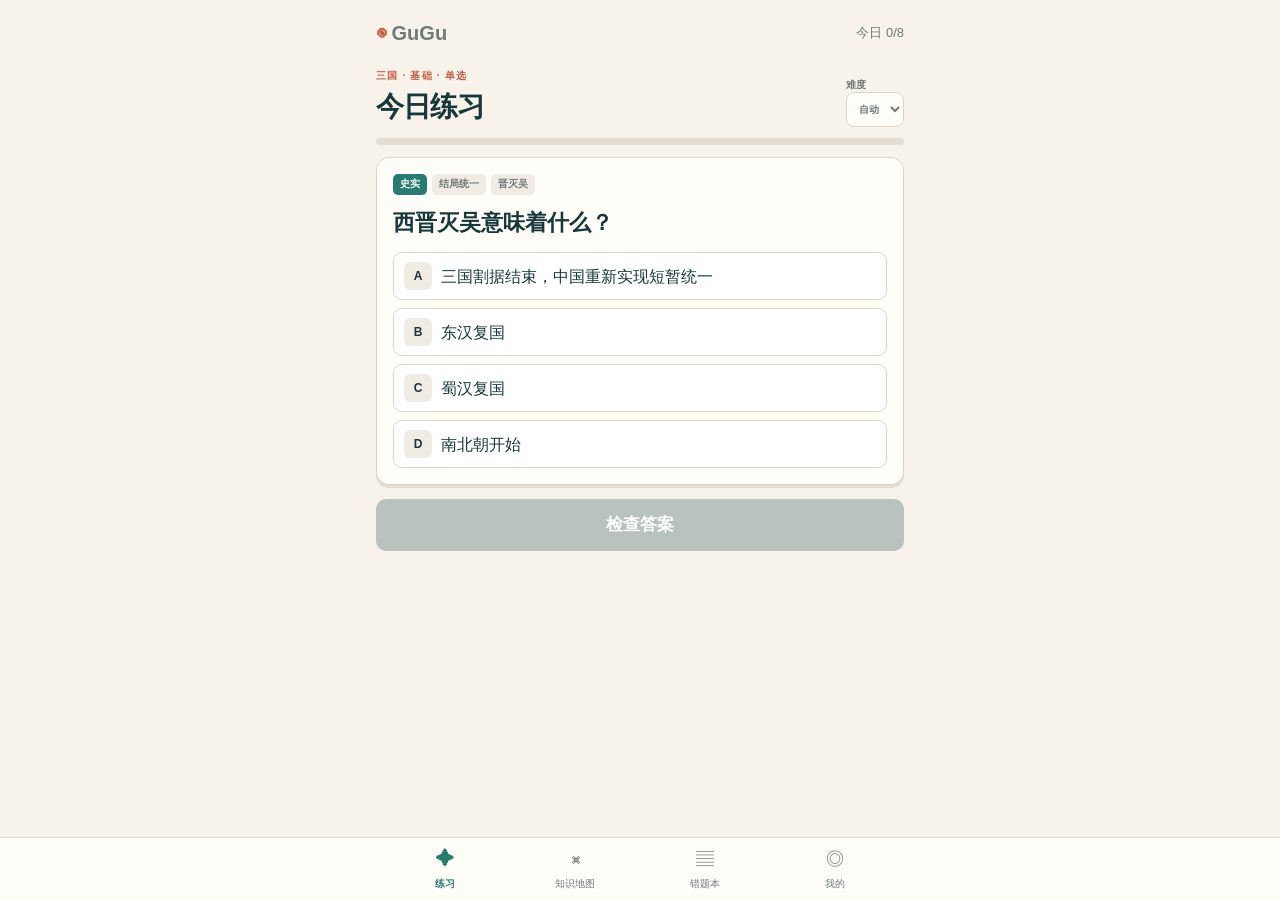
<file: index.html>
<!doctype html><html lang="zh-CN"><head><meta charset="utf-8"><meta name="viewport" content="width=device-width,initial-scale=1,viewport-fit=cover"><meta name="theme-color" content="#f8f3ea"><title>GuGu</title><link rel="stylesheet" href="style.css?v=2.1.1"></head><body><main><header><div class="brand"><span>◉</span> GuGu</div><div id="daily-count">今日 0/8</div></header><section id="practice" class="page on"><div class="practice-top"><div><p class="eyebrow" id="question-meta">三国 · 基础</p><h1>今日练习</h1></div><label class="difficulty">难度<select id="difficulty"><option>自动</option><option>基础</option><option>进阶</option><option>思考</option></select></label></div><div class="progress"><i id="progress-bar"></i></div><article id="question-card"></article><button id="primary-action" class="primary" disabled>检查答案</button></section><section id="map" class="page"><p class="eyebrow">KNOWLEDGE MAP</p><h1>知识地图</h1><div id="map-content"></div></section><section id="mistakes" class="page"><p class="eyebrow">REVIEW</p><h1>错题本</h1><div id="mistake-content"></div></section><section id="me" class="page"><p class="eyebrow">FRAMEWORK</p><h1>我的知识框架</h1><div id="mind-content"></div></section></main><nav><button class="nav on" data-page="practice"><span>✦</span>练习</button><button class="nav" data-page="map"><span>⌘</span>知识地图</button><button class="nav" data-page="mistakes"><span>▤</span>错题本</button><button class="nav" data-page="me"><span>◎</span>我的</button></nav><div id="sheet" class="sheet-wrap" hidden><button class="sheet-mask" aria-label="关闭"></button><section class="sheet-panel"><button class="sheet-close">×</button><div id="sheet-body"></div></section></div><script src="questions.js?v=2.1.1"></script><script src="app.js?v=2.1.1"></script></body></html>
</file>
<file: style.css>
:root{--ink:#17383b;--green:#287c6f;--green2:#1c655a;--red:#c65c43;--cream:#f8f3ea;--paper:#fffdf8;--line:#dfd5c6;--muted:#6e7b79;--h:100dvh}*{box-sizing:border-box}html,body{margin:0;background:var(--cream);color:var(--ink);font-family:-apple-system,BlinkMacSystemFont,"PingFang SC",sans-serif;line-height:1.45}body.locked{overflow:hidden}button,select,textarea{font:inherit;color:inherit}main{width:min(100%,560px);min-height:var(--h);margin:auto;padding:12px 16px calc(88px + env(safe-area-inset-bottom))}header{height:42px;display:flex;align-items:center;justify-content:space-between;color:var(--muted);font-size:13px}.brand{font-size:20px;font-weight:900}.brand span,.eyebrow{color:var(--red)}.page{display:none}.page.on{display:block}.eyebrow{margin:15px 0 3px;font-size:10px;font-weight:900;letter-spacing:.12em}h1{margin:0;font-size:28px;letter-spacing:-.04em}h2{margin:13px 0 15px;font-size:22px;line-height:1.35}.practice-top{display:flex;align-items:end;justify-content:space-between;margin-bottom:11px}.difficulty{display:grid;font-size:10px;font-weight:800;color:var(--muted)}select{height:35px;border:1px solid var(--line);border-radius:8px;background:var(--paper);padding:0 8px}.progress{height:7px;background:#e5ddd2;border-radius:8px;overflow:hidden;margin-bottom:12px}.progress i{display:block;height:100%;background:var(--green)}#question-card{background:var(--paper);border:1px solid var(--line);border-radius:13px;padding:16px;box-shadow:0 3px 0 #e6dccd}.tags{display:flex;gap:5px;flex-wrap:wrap}.tags span{padding:3px 7px;background:#f0ebe3;border-radius:5px;color:var(--muted);font-size:10px;font-weight:800}.tags .source{background:var(--green);color:white}.tags .romance{background:var(--red)}.tags .later_idiom{background:#80658f}.choices{display:grid;gap:8px}.choice{min-height:48px;border:1.5px solid var(--line);border-radius:9px;background:#fff;padding:8px 10px;display:flex;align-items:center;gap:9px;text-align:left}.choice b{width:28px;height:28px;border-radius:6px;background:#f0ebe3;display:grid;place-items:center;font-size:12px}.choice.selected{border-color:var(--green);background:#eaf4ef}.choice.selected b{background:var(--green);color:white}.hint{font-size:11px;color:var(--muted);margin:0 0 7px}textarea{width:100%;min-height:104px;border:1.5px solid var(--line);border-radius:9px;padding:12px;background:#fff;font-size:16px;outline:none}textarea:focus{border-color:var(--green);box-shadow:0 0 0 3px #287c6f1a}.order-answer{min-height:50px;padding:10px;border:1px dashed var(--green);border-radius:8px;background:#edf6f1;font-size:12px}.order-pool{display:flex;flex-wrap:wrap;gap:7px;margin-top:9px}.order-item{border:1px solid var(--line);background:white;border-radius:7px;padding:8px;font-size:12px}.order-item:disabled{opacity:.35}.text-button{border:0;background:none;color:var(--green);padding:8px 0;font-size:11px;font-weight:800}.primary{width:100%;min-height:52px;border:0;border-radius:10px;background:var(--green);box-shadow:0 4px 0 var(--green2);color:white;font-size:17px;font-weight:900;margin:14px 0}.primary:disabled{background:#b8c3c0;box-shadow:none}.result{margin-top:13px;padding:12px;border-radius:8px;font-size:12px}.right{background:#e3f2eb}.wrong{background:#fae9e3}.result strong{font-size:15px}.result p{margin:7px 0}.connection{color:var(--green);font-weight:750;font-size:10px}.complete{text-align:center}.owl{width:52px;height:52px;border-radius:50%;background:var(--red);color:#fff;display:grid;place-items:center;margin:auto;font-size:24px}.review-list{display:grid;gap:5px}.review-list button{border:0;background:#f2ede5;padding:8px;display:flex;justify-content:space-between;border-radius:6px;text-align:left;font-size:11px}.ok{color:var(--green)}.no{color:var(--red)}nav{position:fixed;z-index:10;bottom:0;left:0;right:0;display:flex;justify-content:center;background:#fffdf8ee;backdrop-filter:blur(10px);border-top:1px solid var(--line);padding:5px 8px calc(5px + env(safe-area-inset-bottom))}.nav{width:min(25%,130px);height:52px;border:0;background:none;color:var(--muted);font-size:10px;display:grid;place-items:center}.nav span{font-size:18px}.nav.on{color:var(--green);font-weight:900}.pack{margin-top:13px;padding:12px;border:1px solid var(--line);border-radius:10px;background:var(--paper);display:flex;align-items:center;gap:10px}.pack>i{width:40px;height:40px;border-radius:9px;background:var(--green);color:white;display:grid;place-items:center;font-style:normal;font-weight:900}.pack div{display:grid;flex:1}.pack small{color:var(--muted)}.pack em{font-size:10px;color:var(--green);font-style:normal}.pack.locked{opacity:.55;margin-top:7px}.journey-title{display:flex;justify-content:space-between;align-items:end;margin:20px 0 8px}.journey-title small{font-size:9px;color:var(--muted)}.journey{position:relative}.region{margin-bottom:16px}.region-title{display:flex;align-items:center;gap:8px}.region-title i{width:34px;height:34px;border:4px solid var(--cream);border-radius:50%;background:var(--red);color:#fff;display:grid;place-items:center;font-style:normal;font-weight:900}.route{margin-left:17px;padding:7px 0 0 17px;border-left:1px dashed #cbbda8;display:grid;gap:6px}.map-node{width:100%;min-height:52px;border:1px solid var(--line);border-radius:8px;background:var(--paper);display:flex;align-items:center;gap:9px;padding:7px 9px;text-align:left}.map-node>span{width:28px;height:28px;border-radius:50%;background:#eee6d9;display:grid;place-items:center;font-size:10px}.map-node.passed>span{background:var(--green);color:white}.map-node div{display:grid;flex:1}.map-node b{font-size:12px}.map-node small{font-size:9px;color:var(--muted);max-width:220px;white-space:nowrap;overflow:hidden;text-overflow:ellipsis}.map-node em{font-style:normal}.sheet-wrap{position:fixed;z-index:30;inset:0}.sheet-mask{position:absolute;inset:0;width:100%;border:0;background:#17383b66}.sheet-panel{position:absolute;bottom:0;left:50%;transform:translateX(-50%);width:min(100%,560px);max-height:88dvh;overflow:auto;background:var(--cream);border-radius:17px 17px 0 0;padding:17px 16px calc(24px + env(safe-area-inset-bottom))}.sheet-close{position:sticky;top:0;float:right;width:33px;height:33px;border:0;border-radius:50%;background:#e8dfd2;font-size:22px}.bank{display:grid;gap:6px;margin:13px 0}.bank button{border:1px solid var(--line);border-radius:7px;background:var(--paper);padding:9px;text-align:left;display:grid}.bank span{font-size:9px;color:var(--red);font-weight:900}.bank b{font-size:11px}.answer{background:var(--paper);border-left:4px solid var(--green);padding:12px}.book{width:100%;height:220px;margin-top:15px;border:0;border-radius:6px 13px 13px 6px;background:linear-gradient(90deg,#8f3f35 0 8%,#b65140 8%);box-shadow:7px 8px #d8c7ad;color:#fff4df;display:flex;flex-direction:column;align-items:center;justify-content:center}.book span{font-size:10px;letter-spacing:.18em}.book b{font-family:serif;font-size:38px}.book small{color:#f2c9b8}.future{margin-top:18px;border:1px dashed var(--line);padding:11px;display:flex;justify-content:space-between;color:var(--muted)}.notebook{background:repeating-linear-gradient(#fffdf8,#fffdf8 27px,#e5dac9 28px);border-left:6px double var(--red);padding:5px}.notebook-head{text-align:center;display:grid;padding:14px}.notebook-head b{font-family:serif;font-size:29px}.note{background:#fffdf8dd;border-bottom:1px solid #d7cbb9;padding:12px 9px}.note h3{font-size:14px}.note p{font-size:11px}.note>span{font-size:9px;color:var(--red);font-weight:800}.empty{text-align:center;padding:50px}.framework{margin-top:15px}.root{background:var(--red)!important;color:white;text-align:center;font-weight:900;border:0!important}.root small{display:block}.framework>div{margin-top:11px;padding:11px 13px;background:var(--paper);border-left:3px solid var(--green)}.framework b,.framework span{display:block}.framework span,.framework p{font-size:11px;color:var(--muted)}@media(max-height:700px){main{padding-top:7px}header{height:34px}h1{font-size:25px}h2{font-size:19px;margin:9px 0 11px}#question-card{padding:12px}.choice{min-height:43px}.primary{min-height:48px;margin:10px 0}}
</file>
<file: webapp/style.css>
:root{--ink:#17383b;--green:#287c6f;--green2:#1c655a;--red:#c65c43;--cream:#f8f3ea;--paper:#fffdf8;--line:#dfd5c6;--muted:#6e7b79;--h:100dvh}*{box-sizing:border-box}html,body{margin:0;background:var(--cream);color:var(--ink);font-family:-apple-system,BlinkMacSystemFont,"PingFang SC",sans-serif;line-height:1.45}body.locked{overflow:hidden}button,select,textarea{font:inherit;color:inherit}main{width:min(100%,560px);min-height:var(--h);margin:auto;padding:12px 16px calc(88px + env(safe-area-inset-bottom))}header{height:42px;display:flex;align-items:center;justify-content:space-between;color:var(--muted);font-size:13px}.brand{font-size:20px;font-weight:900}.brand span,.eyebrow{color:var(--red)}.page{display:none}.page.on{display:block}.eyebrow{margin:15px 0 3px;font-size:10px;font-weight:900;letter-spacing:.12em}h1{margin:0;font-size:28px;letter-spacing:-.04em}h2{margin:13px 0 15px;font-size:22px;line-height:1.35}.practice-top{display:flex;align-items:end;justify-content:space-between;margin-bottom:11px}.difficulty{display:grid;font-size:10px;font-weight:800;color:var(--muted)}select{height:35px;border:1px solid var(--line);border-radius:8px;background:var(--paper);padding:0 8px}.progress{height:7px;background:#e5ddd2;border-radius:8px;overflow:hidden;margin-bottom:12px}.progress i{display:block;height:100%;background:var(--green)}#question-card{background:var(--paper);border:1px solid var(--line);border-radius:13px;padding:16px;box-shadow:0 3px 0 #e6dccd}.tags{display:flex;gap:5px;flex-wrap:wrap}.tags span{padding:3px 7px;background:#f0ebe3;border-radius:5px;color:var(--muted);font-size:10px;font-weight:800}.tags .source{background:var(--green);color:white}.tags .romance{background:var(--red)}.tags .later_idiom{background:#80658f}.choices{display:grid;gap:8px}.choice{min-height:48px;border:1.5px solid var(--line);border-radius:9px;background:#fff;padding:8px 10px;display:flex;align-items:center;gap:9px;text-align:left}.choice b{width:28px;height:28px;border-radius:6px;background:#f0ebe3;display:grid;place-items:center;font-size:12px}.choice.selected{border-color:var(--green);background:#eaf4ef}.choice.selected b{background:var(--green);color:white}.hint{font-size:11px;color:var(--muted);margin:0 0 7px}textarea{width:100%;min-height:104px;border:1.5px solid var(--line);border-radius:9px;padding:12px;background:#fff;font-size:16px;outline:none}textarea:focus{border-color:var(--green);box-shadow:0 0 0 3px #287c6f1a}.order-answer{min-height:50px;padding:10px;border:1px dashed var(--green);border-radius:8px;background:#edf6f1;font-size:12px}.order-pool{display:flex;flex-wrap:wrap;gap:7px;margin-top:9px}.order-item{border:1px solid var(--line);background:white;border-radius:7px;padding:8px;font-size:12px}.order-item:disabled{opacity:.35}.text-button{border:0;background:none;color:var(--green);padding:8px 0;font-size:11px;font-weight:800}.primary{width:100%;min-height:52px;border:0;border-radius:10px;background:var(--green);box-shadow:0 4px 0 var(--green2);color:white;font-size:17px;font-weight:900;margin:14px 0}.primary:disabled{background:#b8c3c0;box-shadow:none}.result{margin-top:13px;padding:12px;border-radius:8px;font-size:12px}.right{background:#e3f2eb}.wrong{background:#fae9e3}.result strong{font-size:15px}.result p{margin:7px 0}.connection{color:var(--green);font-weight:750;font-size:10px}.complete{text-align:center}.owl{width:52px;height:52px;border-radius:50%;background:var(--red);color:#fff;display:grid;place-items:center;margin:auto;font-size:24px}.review-list{display:grid;gap:5px}.review-list button{border:0;background:#f2ede5;padding:8px;display:flex;justify-content:space-between;border-radius:6px;text-align:left;font-size:11px}.ok{color:var(--green)}.no{color:var(--red)}nav{position:fixed;z-index:10;bottom:0;left:0;right:0;display:flex;justify-content:center;background:#fffdf8ee;backdrop-filter:blur(10px);border-top:1px solid var(--line);padding:5px 8px calc(5px + env(safe-area-inset-bottom))}.nav{width:min(25%,130px);height:52px;border:0;background:none;color:var(--muted);font-size:10px;display:grid;place-items:center}.nav span{font-size:18px}.nav.on{color:var(--green);font-weight:900}.pack{margin-top:13px;padding:12px;border:1px solid var(--line);border-radius:10px;background:var(--paper);display:flex;align-items:center;gap:10px}.pack>i{width:40px;height:40px;border-radius:9px;background:var(--green);color:white;display:grid;place-items:center;font-style:normal;font-weight:900}.pack div{display:grid;flex:1}.pack small{color:var(--muted)}.pack em{font-size:10px;color:var(--green);font-style:normal}.pack.locked{opacity:.55;margin-top:7px}.journey-title{display:flex;justify-content:space-between;align-items:end;margin:20px 0 8px}.journey-title small{font-size:9px;color:var(--muted)}.journey{position:relative}.region{margin-bottom:16px}.region-title{display:flex;align-items:center;gap:8px}.region-title i{width:34px;height:34px;border:4px solid var(--cream);border-radius:50%;background:var(--red);color:#fff;display:grid;place-items:center;font-style:normal;font-weight:900}.route{margin-left:17px;padding:7px 0 0 17px;border-left:1px dashed #cbbda8;display:grid;gap:6px}.map-node{width:100%;min-height:52px;border:1px solid var(--line);border-radius:8px;background:var(--paper);display:flex;align-items:center;gap:9px;padding:7px 9px;text-align:left}.map-node>span{width:28px;height:28px;border-radius:50%;background:#eee6d9;display:grid;place-items:center;font-size:10px}.map-node.passed>span{background:var(--green);color:white}.map-node div{display:grid;flex:1}.map-node b{font-size:12px}.map-node small{font-size:9px;color:var(--muted);max-width:220px;white-space:nowrap;overflow:hidden;text-overflow:ellipsis}.map-node em{font-style:normal}.sheet-wrap{position:fixed;z-index:30;inset:0}.sheet-mask{position:absolute;inset:0;width:100%;border:0;background:#17383b66}.sheet-panel{position:absolute;bottom:0;left:50%;transform:translateX(-50%);width:min(100%,560px);max-height:88dvh;overflow:auto;background:var(--cream);border-radius:17px 17px 0 0;padding:17px 16px calc(24px + env(safe-area-inset-bottom))}.sheet-close{position:sticky;top:0;float:right;width:33px;height:33px;border:0;border-radius:50%;background:#e8dfd2;font-size:22px}.bank{display:grid;gap:6px;margin:13px 0}.bank button{border:1px solid var(--line);border-radius:7px;background:var(--paper);padding:9px;text-align:left;display:grid}.bank span{font-size:9px;color:var(--red);font-weight:900}.bank b{font-size:11px}.answer{background:var(--paper);border-left:4px solid var(--green);padding:12px}.book{width:100%;height:220px;margin-top:15px;border:0;border-radius:6px 13px 13px 6px;background:linear-gradient(90deg,#8f3f35 0 8%,#b65140 8%);box-shadow:7px 8px #d8c7ad;color:#fff4df;display:flex;flex-direction:column;align-items:center;justify-content:center}.book span{font-size:10px;letter-spacing:.18em}.book b{font-family:serif;font-size:38px}.book small{color:#f2c9b8}.future{margin-top:18px;border:1px dashed var(--line);padding:11px;display:flex;justify-content:space-between;color:var(--muted)}.notebook{background:repeating-linear-gradient(#fffdf8,#fffdf8 27px,#e5dac9 28px);border-left:6px double var(--red);padding:5px}.notebook-head{text-align:center;display:grid;padding:14px}.notebook-head b{font-family:serif;font-size:29px}.note{background:#fffdf8dd;border-bottom:1px solid #d7cbb9;padding:12px 9px}.note h3{font-size:14px}.note p{font-size:11px}.note>span{font-size:9px;color:var(--red);font-weight:800}.empty{text-align:center;padding:50px}.framework{margin-top:15px}.root{background:var(--red)!important;color:white;text-align:center;font-weight:900;border:0!important}.root small{display:block}.framework>div{margin-top:11px;padding:11px 13px;background:var(--paper);border-left:3px solid var(--green)}.framework b,.framework span{display:block}.framework span,.framework p{font-size:11px;color:var(--muted)}@media(max-height:700px){main{padding-top:7px}header{height:34px}h1{font-size:25px}h2{font-size:19px;margin:9px 0 11px}#question-card{padding:12px}.choice{min-height:43px}.primary{min-height:48px;margin:10px 0}}
</file>
